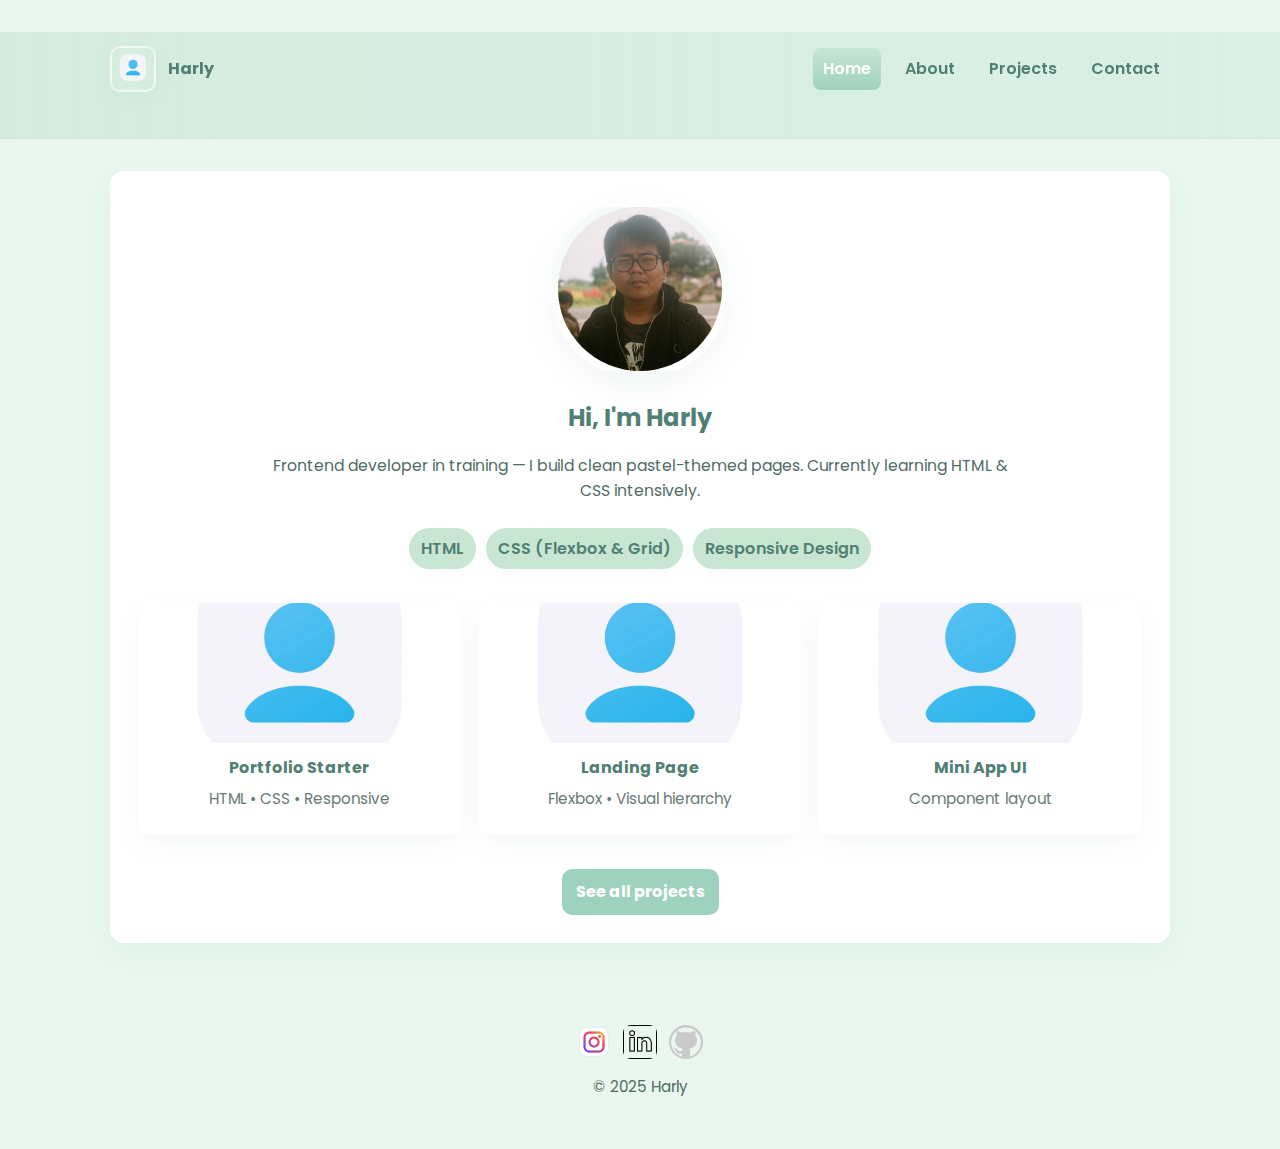
<file: index.html>
<!DOCTYPE html>
<html lang="id">
<head>
  <meta charset="utf-8" />
  <meta name="viewport" content="width=device-width, initial-scale=1" />
  <title>Harly — Home</title>
  <link href="https://fonts.googleapis.com/css2?family=Poppins:wght@300;400;600;700&display=swap" rel="stylesheet">
  <link rel="stylesheet" href="assets/css/global.css">
  <link rel="stylesheet" href="assets/css/navbar.css">
  <link rel="stylesheet" href="assets/css/home.css">
  <link rel="stylesheet" href="assets/css/footer.css">
</head>
<body>
  <header class="header">
    <div class="page">
      <a href="index.html" class="brand">
        <div class="logo"><img src="assets/images/nogambar.png" alt="logo" style="width:100%;height:100%;object-fit:cover;"></div>
        <div>Harly</div>
      </a>
      <nav class="navlinks">
        <a href="index.html" class="active">Home</a>
        <a href="about.html">About</a>
        <a href="projects.html">Projects</a>
        <a href="contact.html">Contact</a>
      </nav>
    </div>
  </header>
  <main class="page">
    <section class="card hero">
      <div class="center">
        <div class="profile-wrap">
          <img src="assets/images/profile.jpg" alt="Foto Harly" style="width:100%;height:100%;object-fit:cover">
        </div>
      </div>
      <h1 class="h1 center">Hi, I'm Harly</h1>
      <p class="center text-muted">Frontend developer in training — I build clean pastel-themed pages. Currently learning HTML & CSS intensively.</p>
      <div class="skills center" aria-hidden="false">
        <div class="skill-pill">HTML</div>
        <div class="skill-pill">CSS (Flexbox & Grid)</div>
        <div class="skill-pill">Responsive Design</div>
      </div>
      <div class="preview-grid" style="margin-top:18px">
        <article class="preview-card">
          <img src="assets/images/nogambar.png" alt="project 1">
          <div class="meta">
            <div style="font-weight:700">Portfolio Starter</div>
            <div class="text-muted" style="margin-top:6px">HTML • CSS • Responsive</div>
          </div>
        </article>
        <article class="preview-card">
          <img src="assets/images/nogambar.png" alt="project 2">
          <div class="meta">
            <div style="font-weight:700">Landing Page</div>
            <div class="text-muted" style="margin-top:6px">Flexbox • Visual hierarchy</div>
          </div>
        </article>
        <article class="preview-card">
          <img src="assets/images/nogambar.png" alt="project 3">
          <div class="meta">
            <div style="font-weight:700">Mini App UI</div>
            <div class="text-muted" style="margin-top:6px">Component layout</div>
          </div>
        </article>
      </div>
      <div class="center" style="margin-top:18px">
        <a href="projects.html" class="btn">See all projects</a>
      </div>
    </section>
  </main>
  <footer class="site-footer">
    <div class="page">
      <div class="socials center">
        <a href="https://www.instagram.com/harlyaaa/" target="_blank"><img src="assets/images/instagram.png" alt="ig"></a>
        <a href="https://www.linkedin.com/in/harlyanoor-5b334817a/" target="_blank"><img src="assets/images/linked.png" alt="li"></a>
        <a href="https://github.com/mlitsec" target="_blank"><img src="assets/images/github.png" alt="gh"></a>
      </div>
      <p style="margin-top:8px">© 2025 Harly</p>
    </div>
  </footer>
</body>
</html>
</file>
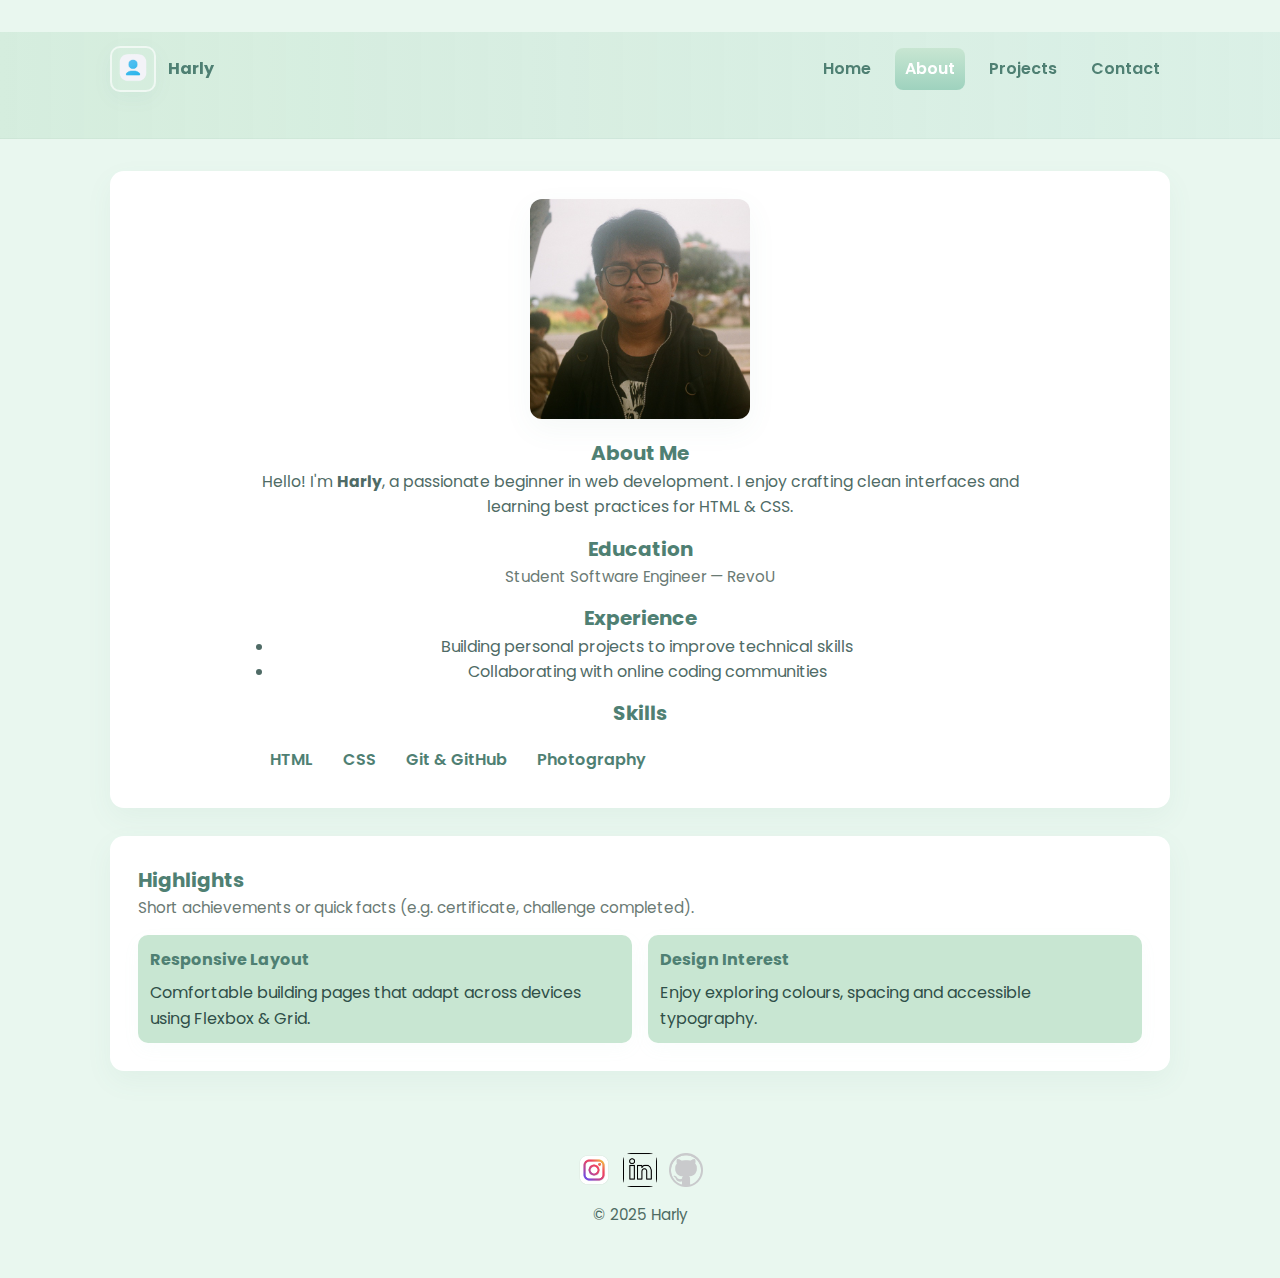
<file: about.html>
<!DOCTYPE html>
<html lang="id">
<head>
  <meta charset="utf-8" />
  <meta name="viewport" content="width=device-width, initial-scale=1" />
  <title>Harly — About</title>
  <link href="https://fonts.googleapis.com/css2?family=Poppins:wght@300;400;600;700&display=swap" rel="stylesheet">
  <link rel="stylesheet" href="assets/css/global.css">
  <link rel="stylesheet" href="assets/css/navbar.css">
  <link rel="stylesheet" href="assets/css/about.css">
  <link rel="stylesheet" href="assets/css/footer.css">
</head>
<body>
  <header class="header">
    <div class="page">
      <a href="index.html" class="brand">
        <div class="logo"><img src="assets/images/nogambar.png" alt="logo" style="width:100%;height:100%;object-fit:cover;"></div>
        <div>Harly</div>
      </a>
      <nav class="navlinks">
        <a href="index.html">Home</a>
        <a href="about.html" class="active">About</a>
        <a href="projects.html">Projects</a>
        <a href="contact.html">Contact</a>
      </nav>
    </div>
  </header>
  <main class="page">
    <section class="card about-hero">
      <div class="photo">
        <img src="assets/images/profile.jpg" alt="Foto Harly" style="width:100%;height:100%;object-fit:cover">
      </div>
      <div>
        <h2 class="h2">About Me</h2>
        <p class="bio">Hello! I'm <strong>Harly</strong>, a passionate beginner in web development. I enjoy crafting clean interfaces and learning best practices for HTML & CSS.</p>
        <h3 class="h2" style="margin-top:14px">Education</h3>
        <p class="text-muted">Student Software Engineer — RevoU</p>
        <h3 class="h2" style="margin-top:12px">Experience</h3>
        <ul style="margin-left:14px;color:#4f6b66">
          <li>Building personal projects to improve technical skills</li>
          <li>Collaborating with online coding communities</li>
        </ul>
        <h3 class="h2" style="margin-top:12px">Skills</h3>
        <div class="skills-list">
          <div class="skill-badge">HTML</div>
          <div class="skill-badge">CSS</div>
          <div class="skill-badge">Git & GitHub</div>
          <div class="skill-badge">Photography</div>
        </div>
      </div>
    </section>
    <section class="card">
      <h2 class="h2">Highlights</h2>
      <p class="text-muted">Short achievements or quick facts (e.g. certificate, challenge completed).</p>
      <div class="detail-grid" style="margin-top:14px">
        <div class="detail-card">
          <strong>Responsive Layout</strong>
          <p style="margin-top:8px;color:#2f4f48">Comfortable building pages that adapt across devices using Flexbox & Grid.</p>
        </div>
        <div class="detail-card">
          <strong>Design Interest</strong>
          <p style="margin-top:8px;color:#2f4f48">Enjoy exploring colours, spacing and accessible typography.</p>
        </div>
      </div>
    </section>
  </main>
  <footer class="site-footer">
    <div class="page">
      <div class="socials center">
        <a href="https://www.instagram.com/harlyaaa/" target="_blank"><img src="assets/images/instagram.png" alt="ig"></a>
        <a href="https://www.linkedin.com/in/harlyanoor-5b334817a/" target="_blank"><img src="assets/images/linked.png" alt="li"></a>
        <a href="https://github.com/mlitsec" target="_blank"><img src="assets/images/github.png" alt="gh"></a>
      </div>
      <p style="margin-top:8px">© 2025 Harly</p>
    </div>
  </footer>
</body>
</html>
</file>
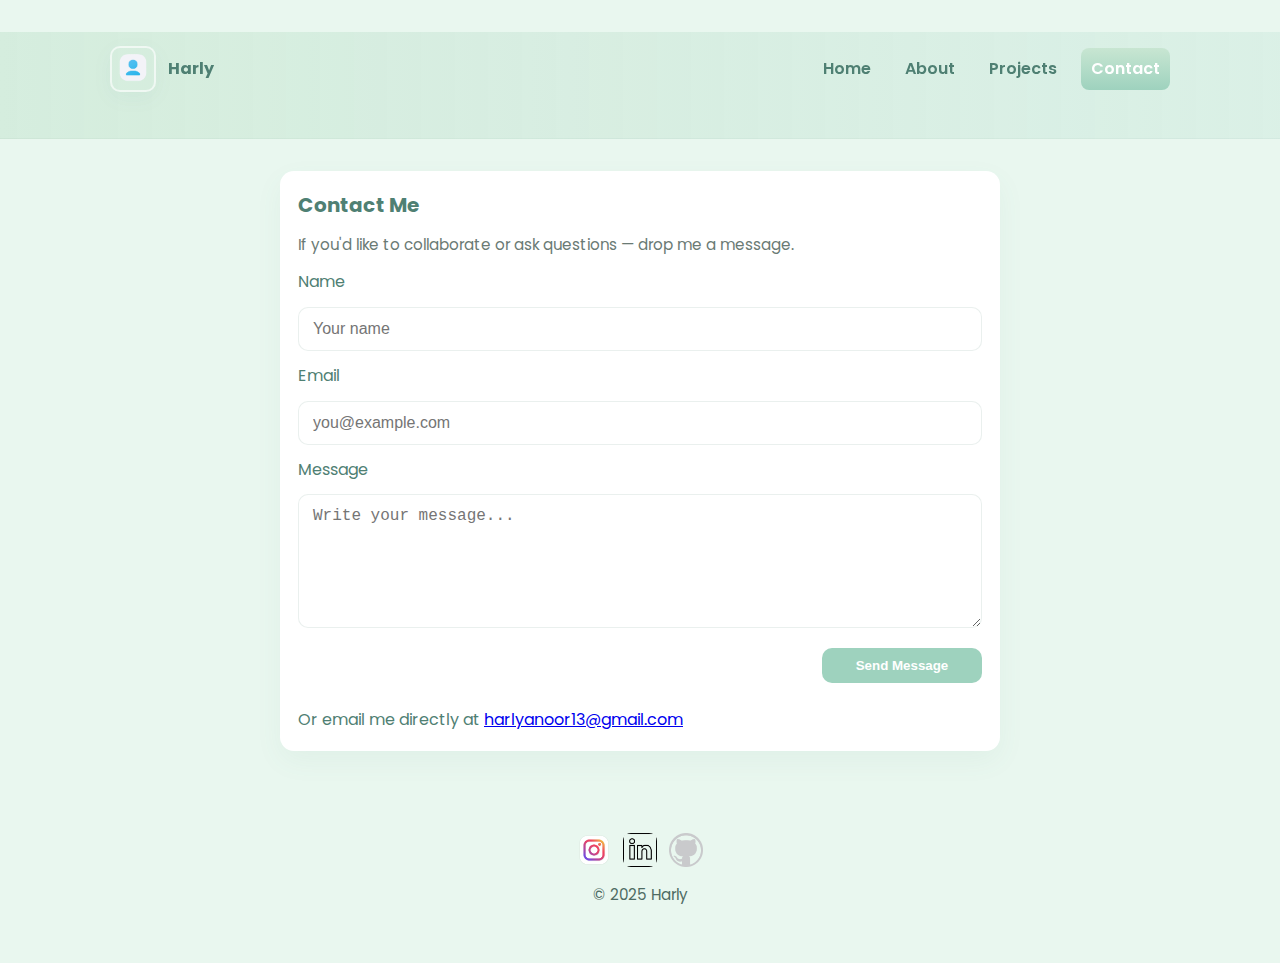
<file: contact.html>
<!DOCTYPE html>
<html lang="id">
<head>
  <meta charset="utf-8" />
  <meta name="viewport" content="width=device-width, initial-scale=1" />
  <title>Harly — Contact</title>
  <link href="https://fonts.googleapis.com/css2?family=Poppins:wght@300;400;600;700&display=swap" rel="stylesheet">
  <link rel="stylesheet" href="assets/css/global.css">
  <link rel="stylesheet" href="assets/css/navbar.css">
  <link rel="stylesheet" href="assets/css/contact.css">
  <link rel="stylesheet" href="assets/css/footer.css">
</head>
<body>
  <header class="header">
    <div class="page">
      <a href="index.html" class="brand">
        <div class="logo"><img src="assets/images/nogambar.png" alt="logo" style="width:100%;height:100%;object-fit:cover;"></div>
        <div>Harly</div>
      </a>
      <nav class="navlinks">
        <a href="index.html">Home</a>
        <a href="about.html">About</a>
        <a href="projects.html">Projects</a>
        <a href="contact.html" class="active">Contact</a>
      </nav>
    </div>
  </header>
  <main class="page">
    <section class="card contact-panel">
      <h2 class="h2">Contact Me</h2>
      <p class="text-muted">If you'd like to collaborate or ask questions — drop me a message.</p>
      <form class="contact-form" action="#" method="POST" novalidate>
        <label for="name">Name</label>
        <input id="name" class="input" type="text" name="name" placeholder="Your name" required>
        <label for="email">Email</label>
        <input id="email" class="input" type="email" name="email" placeholder="you@example.com" required>
        <label for="message">Message</label>
        <textarea id="message" class="input" name="message" rows="6" placeholder="Write your message..." required></textarea>
        <div style="display:flex;justify-content:flex-end;margin-top:8px">
          <button type="submit" class="btn-submit">Send Message</button>
        </div>
      </form>
      <p class="contact-info" style="margin-top:12px">Or email me directly at <a href="mailto:harlyanoor13@gmail.com">harlyanoor13@gmail.com</a></p>
    </section>
  </main>
  <footer class="site-footer">
    <div class="page">
      <div class="socials center">
        <a href="https://www.instagram.com/harlyaaa/" target="_blank"><img src="assets/images/instagram.png" alt="ig"></a>
        <a href="https://www.linkedin.com/in/harlyanoor-5b334817a/" target="_blank"><img src="assets/images/linked.png" alt="li"></a>
        <a href="https://github.com/mlitsec" target="_blank"><img src="assets/images/github.png" alt="gh"></a>
      </div>
      <p style="margin-top:8px">© 2025 Harly</p>
    </div>
  </footer>
</body>
</html>
</file>
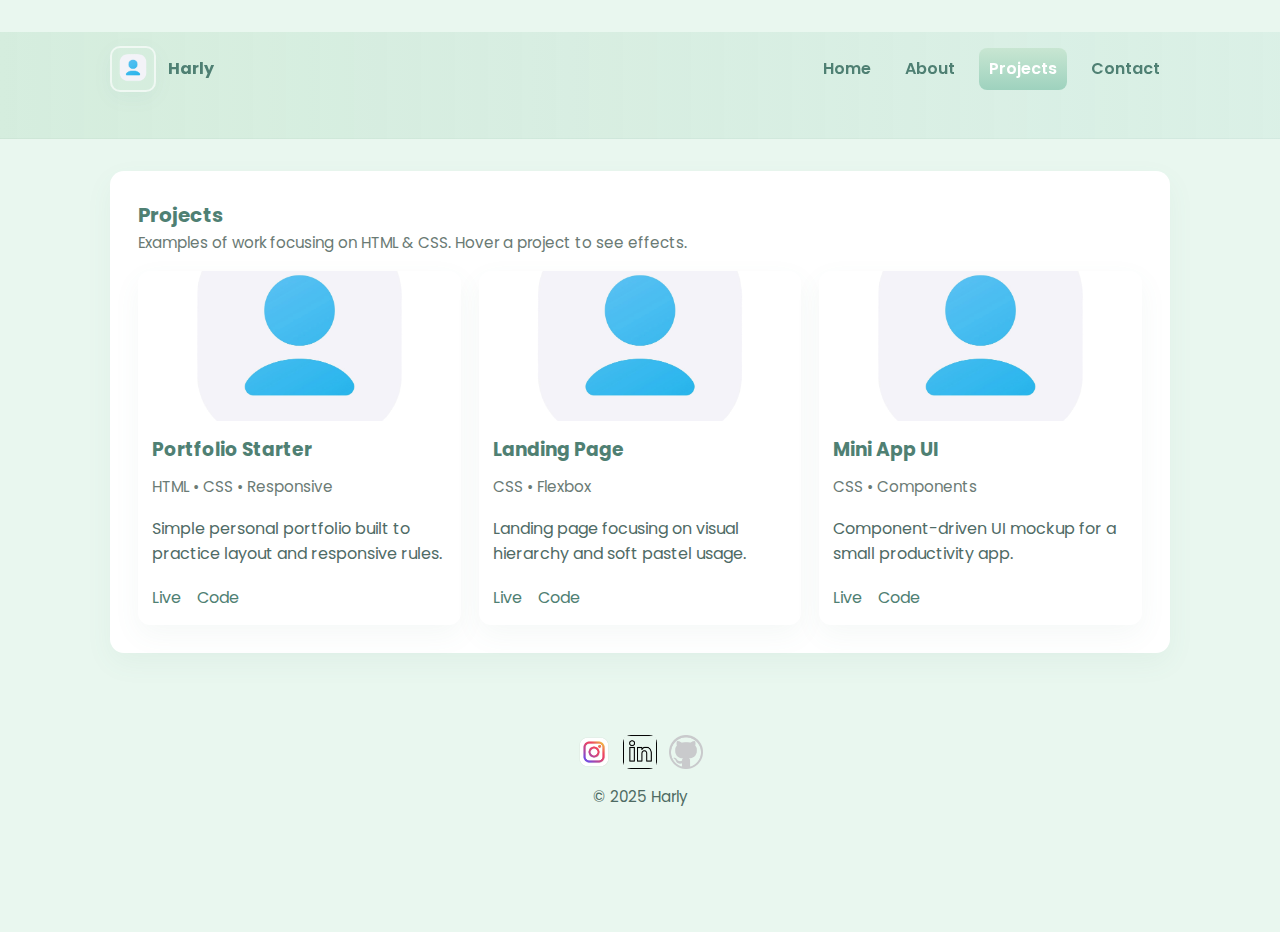
<file: projects.html>
<!DOCTYPE html>
<html lang="id">
<head>
  <meta charset="utf-8" />
  <meta name="viewport" content="width=device-width, initial-scale=1" />
  <title>Harly — Projects</title>
  <link href="https://fonts.googleapis.com/css2?family=Poppins:wght@300;400;600;700&display=swap" rel="stylesheet">
  <link rel="stylesheet" href="assets/css/global.css">
  <link rel="stylesheet" href="assets/css/navbar.css">
  <link rel="stylesheet" href="assets/css/projects.css">
  <link rel="stylesheet" href="assets/css/footer.css">
</head>
<body>
  <header class="header">
    <div class="page">
      <a href="index.html" class="brand">
        <div class="logo"><img src="assets/images/nogambar.png" alt="logo" style="width:100%;height:100%;object-fit:cover;"></div>
        <div>Harly</div>
      </a>
      <nav class="navlinks">
        <a href="index.html">Home</a>
        <a href="about.html">About</a>
        <a href="projects.html" class="active">Projects</a>
        <a href="contact.html">Contact</a>
      </nav>
    </div>
  </header>
  <main class="page">
    <section class="card">
      <h2 class="h2">Projects</h2>
      <p class="text-muted">Examples of work focusing on HTML & CSS. Hover a project to see effects.</p>
      <div class="projects-grid" style="margin-top:16px">
        <article class="card-project">
          <img src="assets/images/nogambar.png" alt="Project 1">
          <div class="body">
            <h3 style="margin:0">Portfolio Starter</h3>
            <div class="tech">HTML • CSS • Responsive</div>
            <p style="margin-top:6px;color:#4f6b66">Simple personal portfolio built to practice layout and responsive rules.</p>
            <div class="actions" style="margin-top:8px">
              <a class="project-link" href="#">Live</a>
              <a class="project-link" href="#" style="margin-left:8px">Code</a>
            </div>
          </div>
        </article>
        <article class="card-project">
          <img src="assets/images/nogambar.png" alt="Project 2">
          <div class="body">
            <h3 style="margin:0">Landing Page</h3>
            <div class="tech">CSS • Flexbox</div>
            <p style="margin-top:6px;color:#4f6b66">Landing page focusing on visual hierarchy and soft pastel usage.</p>
            <div class="actions" style="margin-top:8px">
              <a class="project-link" href="#">Live</a>
              <a class="project-link" href="#" style="margin-left:8px">Code</a>
            </div>
          </div>
        </article>
        <article class="card-project">
          <img src="assets/images/nogambar.png" alt="Project 3">
          <div class="body">
            <h3 style="margin:0">Mini App UI</h3>
            <div class="tech">CSS • Components</div>
            <p style="margin-top:6px;color:#4f6b66">Component-driven UI mockup for a small productivity app.</p>
            <div class="actions" style="margin-top:8px">
              <a class="project-link" href="#">Live</a>
              <a class="project-link" href="#" style="margin-left:8px">Code</a>
            </div>
          </div>
        </article>
      </div>
    </section>
  </main>
  <footer class="site-footer">
    <div class="page">
      <div class="socials center">
        <a href="https://www.instagram.com/harlyaaa/" target="_blank"><img src="assets/images/instagram.png" alt="ig"></a>
        <a href="https://www.linkedin.com/in/harlyanoor-5b334817a/" target="_blank"><img src="assets/images/linked.png" alt="li"></a>
        <a href="https://github.com/mlitsec" target="_blank"><img src="assets/images/github.png" alt="gh"></a>
      </div>
      <p style="margin-top:8px">© 2025 Harly</p>
    </div>
  </footer>
</body>
</html>
</file>
<file: assets/css/global.css>
:root{
  --mint-light: #E9F7EF;
  --mint-med:  #C8E6D2;
  --mint-dark: #9ED2BE;
  --forest:    #4F8073;
  --card-bg:   #FFFFFF;
  --soft-shadow: 0 10px 28px rgba(79,128,115,0.06);
  --radius: 14px;
  --max-w: 1100px;
  --gap: 20px;
  --trans: 220ms ease;
}
*{box-sizing:border-box;margin:0;padding:0}
html,body{height:100%}
body{
  font-family: 'Poppins', system-ui, -apple-system, 'Segoe UI', Roboto, Arial;
  background: var(--mint-light);
  color: var(--forest);
  -webkit-font-smoothing:antialiased;
  -moz-osx-font-smoothing:grayscale;
  line-height:1.6;
  font-size:16px;
}
.page { max-width: var(--max-w); margin: 32px auto; padding: 0 20px; }
.card { background: var(--card-bg); border-radius: var(--radius); padding: 28px; box-shadow: var(--soft-shadow); margin-bottom: 28px; }
.h1 { font-size: 28px; font-weight:700; color:var(--forest); }
.h2 { font-size:20px; font-weight:700; color:var(--forest); }
.center {display:flex;justify-content:center;align-items:center}
.stack {display:flex;flex-direction:column;gap:12px}
.row {display:flex;gap:12px;align-items:center}
.text-muted {color:#6a7a74;font-size:0.95rem}
.btn { display:inline-block; background:var(--mint-dark); color:var(--card-bg); padding:10px 14px; border-radius:10px; text-decoration:none; font-weight:700; transition: transform var(--trans), box-shadow var(--trans); }
.btn:hover{transform:translateY(-4px);box-shadow:0 10px 24px rgba(0,0,0,0.08)}
img{max-width:100%;height:auto;display:block}
@media (max-width:880px){ .page{margin:18px auto;padding:0 16px} .card{padding:20px} }
</file>
<file: assets/css/navbar.css>
.header { width:100%; background: linear-gradient(90deg, rgba(200,230,210,0.6), rgba(201,231,220,0.45)); position:sticky; top:0; z-index:60; border-bottom:1px solid rgba(79,128,115,0.06); backdrop-filter: blur(6px); }
.header .page { display:flex; align-items:center; justify-content:space-between; gap:12px; padding:14px 20px; }
.brand { display:flex; gap:12px; align-items:center; text-decoration:none; color:var(--forest); font-weight:700; }
.brand .logo { width:46px; height:46px; border-radius:10px; overflow:hidden; border: 2px solid rgba(255,255,255,0.6); box-shadow: 0 6px 20px rgba(79,128,115,0.06); }
.navlinks { display:flex; gap:14px; align-items:center; }
.navlinks a { color:var(--forest); text-decoration:none; padding:8px 10px; border-radius:8px; font-weight:600; transition: background var(--trans), transform var(--trans); }
.navlinks a:hover{background:rgba(158,210,190,0.35);transform:translateY(-2px)}
.navlinks a.active{background:linear-gradient(180deg,var(--mint-med),var(--mint-dark)); color:#fff}
@media (max-width:720px){ .navlinks{display:none} .header .page{padding:10px 12px} }
</file>
<file: assets/css/home.css>
.hero { display:flex; flex-direction:column; gap:16px; align-items:center; text-align:center; }
.profile-wrap { width:180px; height:180px; border-radius:999px; overflow:hidden; border:8px solid rgba(255,255,255,0.8); box-shadow: 0 12px 34px rgba(79,128,115,0.07); background: linear-gradient(180deg, var(--mint-med), rgba(255,255,255,0.6)); }
.hero h1 { font-size:24px; margin-top:4px; color:var(--forest) }
.hero p { max-width:760px; color:#4f6b66; font-size:0.98rem }
.skills { display:flex; gap:10px; flex-wrap:wrap; justify-content:center; margin-top:8px }
.skill-pill { background:var(--mint-med); color:var(--forest); padding:8px 12px; border-radius:999px; font-weight:600; box-shadow:0 6px 18px rgba(158,210,190,0.06) }
.preview-grid { margin-top:22px; width:100%; display:grid; grid-template-columns: repeat(auto-fit, minmax(220px, 1fr)); gap:18px; }
.preview-card { background: linear-gradient(180deg, #fff, var(--card-bg)); border-radius:12px; overflow:hidden; box-shadow: var(--soft-shadow); transition: transform var(--trans), box-shadow var(--trans); padding-bottom:12px; }
.preview-card img { height:140px; width:100%; object-fit:cover }
.preview-card .meta { padding:12px }
.preview-card:hover{ transform:translateY(-8px); box-shadow:0 18px 46px rgba(79,128,115,0.08) }
@media (max-width:520px){ .profile-wrap{width:140px;height:140px} .hero h1{font-size:20px} }
</file>
<file: assets/css/footer.css>
.site-footer { margin-top: 18px; padding: 18px 0; }
.site-footer .page { display:flex; flex-direction:column; gap:8px; align-items:center; justify-content:center; color:var(--forest); }
.site-footer .socials { display:flex; gap:12px; align-items:center; }
.site-footer .socials a img { width:34px; height:34px; border-radius:8px; object-fit:cover; transition: transform var(--trans); }
.site-footer .socials a img:hover { transform: translateY(-4px) }
.site-footer p { font-size:0.95rem; color:#4e6b63 }
</file>
<file: assets/css/about.css>
.about-hero { 
  display:flex; 
  flex-direction:column; gap:18px; 
  align-items:center; 
  text-align:center; }
.about-hero .photo { 
  width:220px; 
  height:220px; 
  border-radius:12px; 
  overflow:hidden; 
  box-shadow:0 10px 30px rgba(79,128,115,0.06); }
.about-hero .bio { 
  max-width:760px; 
  color:#4f6b66; 
  font-size:0.98rem }
.detail-grid { 
  display:grid; 
  grid-template-columns: repeat(2, 1fr); 
  gap:16px; 
  margin-top:14px; }
.detail-card { 
  background:var(--mint-med); 
  color:var(--forest); 
  padding:12px; 
  border-radius:10px; 
  box-shadow:0 6px 18px rgba(158,210,190,0.05); }
.skills-list { 
  display:flex; 
  gap:10px; 
  flex-wrap:wrap; 
  margin-top:10px }
.skill-badge { 
  background:#fff; 
  padding:8px 10px; 
  border-radius:8px; 
  color:var(--forest); 
  font-weight:600 }
@media (max-width:880px){ .detail-grid{grid-template-columns:1fr} .about-hero{text-align:center} }
</file>
<file: assets/css/contact.css>
.contact-panel { max-width:720px; margin:0 auto; padding:18px; display:flex; flex-direction:column; gap:12px }
.contact-form { display:grid; gap:12px }
.input, textarea { padding:12px 14px; border-radius:10px; border:1px solid rgba(79,128,115,0.12); background:#fff; font-size:1rem; transition:box-shadow var(--trans), border-color var(--trans), transform var(--trans); }
.input:focus, textarea:focus { outline:none; border-color:var(--mint-dark); box-shadow:0 10px 30px rgba(158,210,190,0.12); transform:translateY(-3px); }
.btn-submit { width:160px; padding:10px 14px; border-radius:10px; border:none; background:var(--mint-dark); color:#fff; font-weight:700; cursor:pointer }
@media (max-width:600px){ .btn-submit{ width:100% } }
</file>
<file: assets/css/projects.css>
.projects-grid { display:grid; grid-template-columns: repeat(auto-fit, minmax(240px, 1fr)); gap:18px; }
.card-project { background:var(--card-bg); border-radius:12px; overflow:hidden; box-shadow:var(--soft-shadow); transition: transform var(--trans), box-shadow var(--trans); display:flex; flex-direction:column; }
.card-project img{height:150px;object-fit:cover}
.card-project .body { padding:14px; display:flex; flex-direction:column; gap:10px; flex:1 }
.tech { color:#6b7b75; font-size:0.95rem }
.actions { margin-top:auto; display:flex; gap:8px; justify-content:flex-start }
.project-link { color:var(--forest); text-decoration:none; border-bottom:1px dashed transparent; transition: color var(--trans), border-bottom-color var(--trans); }
.project-link:hover{ color:var(--mint-dark); border-bottom-color:var(--mint-dark) }
.card-project:hover{ transform:translateY(-8px); box-shadow:0 18px 46px rgba(79,128,115,0.09) }
</file>
